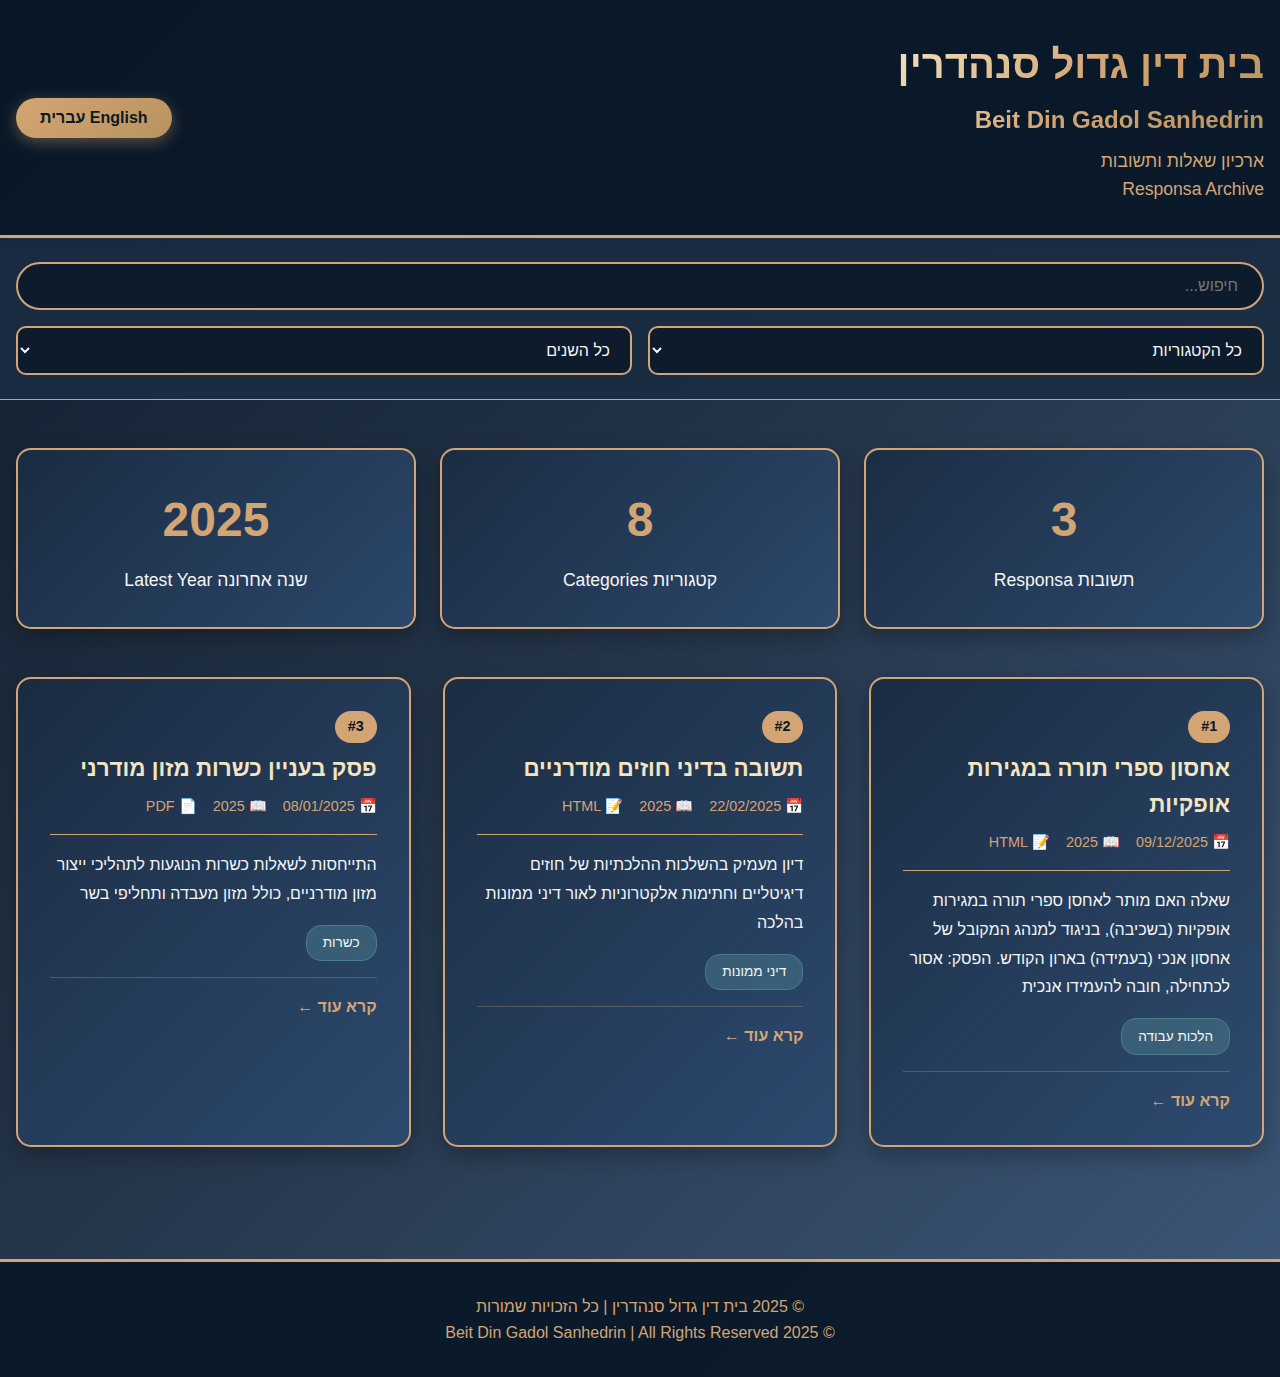
<file: index.html>
<!DOCTYPE html>
<html lang="he" dir="rtl">
<head>
    <meta charset="UTF-8">
    <meta name="viewport" content="width=device-width, initial-scale=1.0">
    <title>בית דין גדול סנהדרין | Beit Din Gadol Sanhedrin</title>
    <link rel="stylesheet" href="styles.css">
</head>
<body>
    <!-- Header -->
    <header class="main-header">
        <div class="header-content">
            <div class="logo-section">
                <div class="title-section">
                    <h1 class="site-title">
                        <span class="hebrew-title">בית דין גדול סנהדרין</span>
                        <span class="english-title">Beit Din Gadol Sanhedrin</span>
                    </h1>
                    <p class="subtitle">
                        <span class="hebrew-subtitle">ארכיון שאלות ותשובות</span>
                        <span class="english-subtitle">Responsa Archive</span>
                    </p>
                </div>
            </div>
            <div class="language-toggle">
                <button id="langToggle" onclick="toggleLanguage()">
                    <span class="lang-he">English</span>
                    <span class="lang-en">עברית</span>
                </button>
            </div>
        </div>
    </header>

    <!-- Navigation -->
    <nav class="main-nav">
        <div class="nav-content">
            <div class="search-box">
                <input type="text" id="searchInput" placeholder="חיפוש... / Search..." onkeyup="searchResponsa()">
            </div>
            <div class="filter-section">
                <select id="categoryFilter" onchange="filterResponsa()">
                    <option value="all" data-he="כל הקטגוריות" data-en="All Categories">כל הקטגוריות</option>
                    <option value="civil" data-he="דיני ממונות" data-en="Civil Law">דיני ממונות</option>
                    <option value="family" data-he="דיני משפחה" data-en="Family Law">דיני משפחה</option>
                    <option value="ritual" data-he="הלכות עבודה" data-en="Ritual Law">הלכות עבודה</option>
                    <option value="kashrut" data-he="כשרות" data-en="Kashrut">כשרות</option>
                    <option value="shabbat" data-he="שבת וחגים" data-en="Shabbat & Holidays">שבת וחגים</option>
                    <option value="conversion" data-he="גיור" data-en="Conversion">גיור</option>
                    <option value="halacha-history" data-he="הלכה – תולדות" data-en="Halacha – History">הלכה – תולדות</option>
                    <option value="other" data-he="אחר" data-en="Other">אחר</option>
                </select>
                <select id="yearFilter" onchange="filterResponsa()">
                    <option value="all" data-he="כל השנים" data-en="All Years">כל השנים</option>
                </select>
            </div>
        </div>
    </nav>

    <!-- Main Content -->
    <main class="main-content">
        <div class="content-wrapper">
            <!-- Statistics Panel -->
            <div class="stats-panel">
                <div class="stat-box">
                    <span class="stat-number" id="totalResponsa">0</span>
                    <span class="stat-label">
                        <span class="lang-he">תשובות</span>
                        <span class="lang-en">Responsa</span>
                    </span>
                </div>
                <div class="stat-box">
                    <span class="stat-number" id="totalCategories">8</span>
                    <span class="stat-label">
                        <span class="lang-he">קטגוריות</span>
                        <span class="lang-en">Categories</span>
                    </span>
                </div>
                <div class="stat-box">
                    <span class="stat-number" id="latestYear">2025</span>
                    <span class="stat-label">
                        <span class="lang-he">שנה אחרונה</span>
                        <span class="lang-en">Latest Year</span>
                    </span>
                </div>
            </div>

            <!-- Responsa Grid -->
            <div id="responsaGrid" class="responsa-grid">
                <!-- Responsa cards will be dynamically inserted here -->
            </div>

            <!-- Pagination Controls -->
            <!-- Will be populated dynamically by script.js with Previous/Next buttons and page indicator -->
            <div id="paginationControls" class="pagination-controls" style="display: none;"></div>

            <!-- Empty State -->
            <div id="emptyState" class="empty-state" style="display: none;">
                <p class="lang-he">לא נמצאו תוצאות</p>
                <p class="lang-en">No results found</p>
            </div>
        </div>
    </main>

    <!-- Footer -->
    <footer class="main-footer">
        <div class="footer-content">
            <p class="lang-he">© 2025 בית דין גדול סנהדרין | כל הזכויות שמורות</p>
            <p class="lang-en">© 2025 Beit Din Gadol Sanhedrin | All Rights Reserved</p>
        </div>
    </footer>

    <script src="script.js"></script>
</body>
</html>
</file>
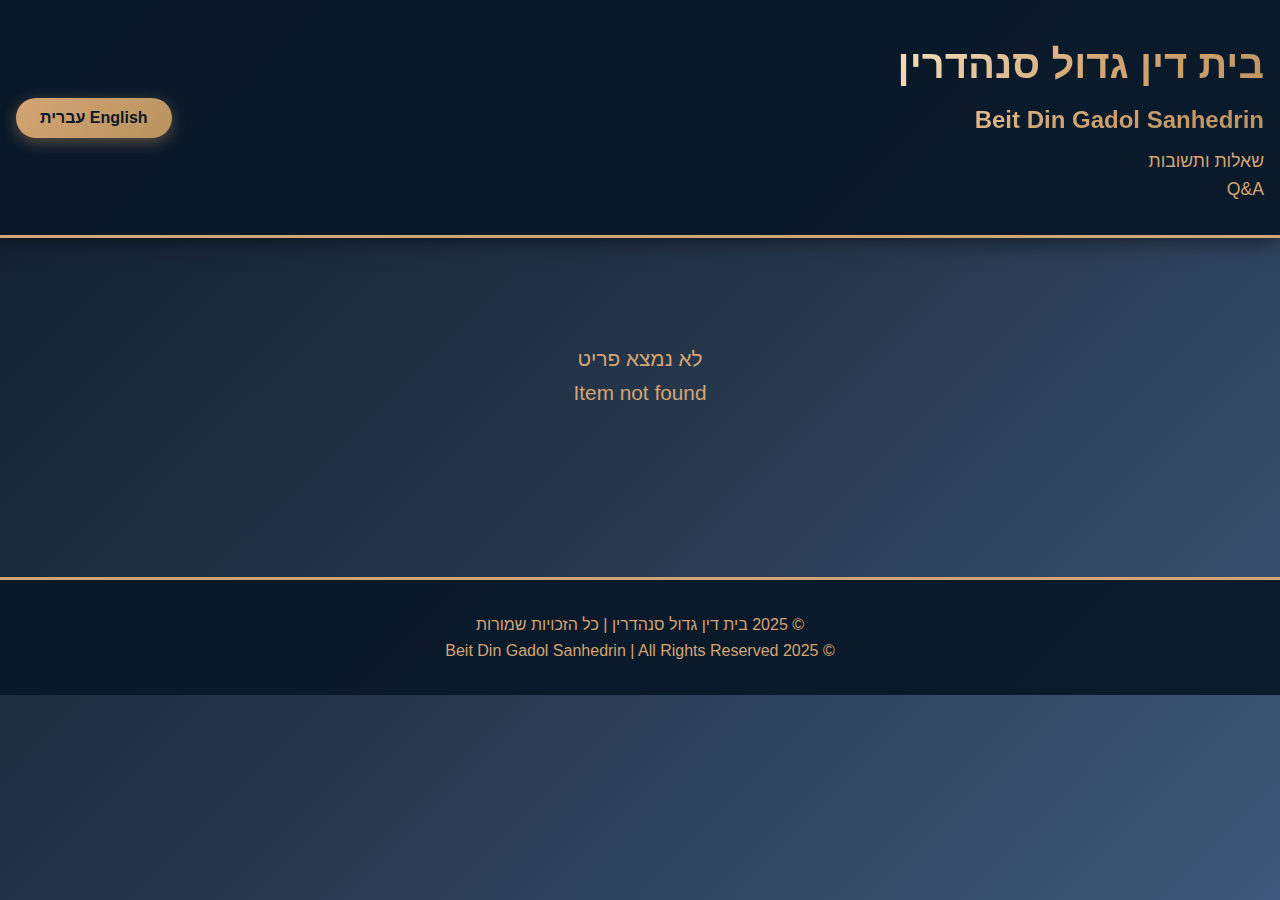
<file: qa.html>
<!DOCTYPE html>
<html lang="he" dir="rtl">
<head>
  <meta charset="UTF-8" />
  <meta name="viewport" content="width=device-width, initial-scale=1.0" />
  <title>שאלות ותשובות | Q&amp;A</title>
  <link rel="stylesheet" href="styles.css" />
  <style>
    .qa-container{ max-width: 1000px; margin: 0 auto; padding: 2.5rem 1rem; }
    .qa-card{
      background: linear-gradient(135deg, rgba(26, 44, 66, 0.92), rgba(45, 74, 111, 0.92));
      border: 2px solid var(--primary-gold);
      border-radius: 18px;
      padding: 2rem;
      box-shadow: 0 10px 30px rgba(0,0,0,0.35);
    }
    .qa-title{ font-size: 1.8rem; color: var(--light-gold); margin: 0 0 0.75rem 0; line-height: 1.35; }
    .qa-meta{ display:flex; flex-wrap:wrap; gap: 0.75rem 1rem; color: var(--text-gold); margin: 0 0 1.25rem 0; font-size: 0.95rem; }
    .qa-tags{ display:flex; flex-wrap:wrap; gap: .5rem; margin: 0 0 1.25rem 0; }
    .qa-tag{
      display:inline-block;
      padding: .25rem .65rem;
      border-radius: 999px;
      border: 1px solid rgba(212,165,116,0.5);
      background: rgba(10, 24, 40, 0.55);
      color: var(--text-light);
      font-size: .85rem;
      font-weight: 700;
    }
    .qa-section{ border-top: 1px solid rgba(212, 165, 116, 0.35); padding-top: 1.25rem; margin-top: 1.25rem; }
    .qa-label{
      display:inline-block;
      background: rgba(74, 124, 140, 0.35);
      border: 1px solid var(--accent-teal);
      color: var(--text-light);
      padding: 0.35rem 0.8rem;
      border-radius: 999px;
      font-weight: 700;
      margin-bottom: 0.75rem;
    }
    .qa-text{ color: var(--text-light); line-height: 1.9; font-size: 1.05rem; white-space: normal; }
    .qa-text p, .qa-text li{ margin: 0 0 .65rem 0; }
    .qa-text ul{ margin: .5rem 0 .5rem 1.2rem; }
    .qa-text a{ color: var(--primary-gold); }
    .qa-actions{ margin-top: 1.5rem; display:flex; flex-wrap:wrap; gap: 0.75rem; justify-content: space-between; align-items: center; }
    .qa-link{ color: var(--primary-gold); text-decoration: none; font-weight: 700; }
    .qa-link:hover{ color: var(--light-gold); }
    .qa-back{
      display:inline-block; padding: 0.65rem 1rem; border-radius: 12px;
      border: 2px solid var(--primary-gold); color: var(--text-light); text-decoration: none;
      background: rgba(10, 24, 40, 0.65); font-weight: 700;
    }
    .qa-back:hover{ border-color: var(--light-gold); box-shadow: 0 0 18px rgba(212,165,116,0.25); }
    body[dir="ltr"] .qa-container{ direction:ltr; }
  </style>
</head>
<body>
  <header class="main-header">
    <div class="header-content">
      <div class="logo-section">
        <div class="title-section">
          <h1 class="site-title">
            <span class="hebrew-title">בית דין גדול סנהדרין</span>
            <span class="english-title">Beit Din Gadol Sanhedrin</span>
          </h1>
          <p class="subtitle">
            <span class="hebrew-subtitle">שאלות ותשובות</span>
            <span class="english-subtitle">Q&amp;A</span>
          </p>
        </div>
      </div>
      <div class="language-toggle">
        <button id="langToggle" onclick="toggleLanguage()">
          <span class="lang-he">English</span>
          <span class="lang-en">עברית</span>
        </button>
      </div>
    </div>
  </header>

  <main class="qa-container">
    <div class="qa-card">
      <h2 class="qa-title" id="qaTitle">טוען…</h2>
      <div class="qa-meta" id="qaMeta"></div>
      <div class="qa-tags" id="qaTags" style="display:none;"></div>

      <div class="qa-section">
        <div class="qa-label"><span class="lang-he">שאלה</span><span class="lang-en">Question</span></div>
        <div class="qa-text" id="qaQuestion"></div>
      </div>

      <div class="qa-section">
        <div class="qa-label"><span class="lang-he">תשובה</span><span class="lang-en">Answer</span></div>
        <div class="qa-text" id="qaAnswer"></div>
      </div>

      <div class="qa-actions">
        <a class="qa-back" href="index.html">← <span class="lang-he">חזרה לאינדקס</span><span class="lang-en">Back to index</span></a>
        <a class="qa-link" id="qaSourceLink" href="#" target="_blank" rel="noopener">🔗 <span class="lang-he">מקור</span><span class="lang-en">Source</span></a>
      </div>
    </div>

    <div id="emptyState" class="empty-state" style="display:none;">
      <p class="lang-he">לא נמצא פריט</p>
      <p class="lang-en">Item not found</p>
    </div>
  </main>

  <footer class="main-footer">
    <div class="footer-content">
      <p class="lang-he">© 2025 בית דין גדול סנהדרין | כל הזכויות שמורות</p>
      <p class="lang-en">© 2025 Beit Din Gadol Sanhedrin | All Rights Reserved</p>
    </div>
  </footer>

  <script>
    let currentLanguage = 'he';
    function toggleLanguage(){
      currentLanguage = currentLanguage === 'he' ? 'en' : 'he';
      document.documentElement.lang = currentLanguage;
      document.body.dir = currentLanguage === 'he' ? 'rtl' : 'ltr';
    }

    function getParam(name){
      const url = new URL(window.location.href);
      return url.searchParams.get(name);
    }

    function safeText(s){ return (s == null) ? '' : String(s); }

    function extractMiYodeaQA(content){
      // content is markdown-ish with embedded html.
      // Extract between "## Frage" and "## Antworten" (question),
      // and pick best answer: "### ✅ Antwort" else first "### Antwort".
      const src = safeText(content);

      const qMatch = src.match(/##\s*Frage([\s\S]*?)(##\s*Antworten|$)/i);
      const questionHtml = qMatch ? qMatch[1].trim() : '';

      // Best answer (✅) preferred
      let aMatch = src.match(/###\s*✅\s*Antwort[\s\S]*?\n([\s\S]*?)(\n###\s|$)/i);
      if(!aMatch){
        aMatch = src.match(/###\s*Antwort[\s\S]*?\n([\s\S]*?)(\n###\s|$)/i);
      }
      const answerHtml = aMatch ? aMatch[1].trim() : '';

      return {
        questionHtml: questionHtml || src,
        answerHtml: answerHtml || ''
      };
    }

    function setTags(tags){
      const box = document.getElementById('qaTags');
      box.innerHTML = '';
      if(!tags || !Array.isArray(tags) || tags.length === 0){
        box.style.display = 'none';
        return;
      }
      tags.slice(0, 20).forEach(t => {
        const span = document.createElement('span');
        span.className = 'qa-tag';
        span.textContent = String(t);
        box.appendChild(span);
      });
      box.style.display = 'flex';
    }

    async function loadQA(){
      const id = getParam('id');
      let srcParam = getParam('src');
      if(!id){
        document.querySelector('.qa-card').style.display = 'none';
        document.getElementById('emptyState').style.display = 'block';
        return;
      }

      try{
        // Determine which source file to load. If the user specified a `src` parameter,
        // use that. Otherwise, consult responsa.json to find the corresponding source
        // path based on the source_id of this question. This avoids relying on
        // a single qa_db.json file that may not exist when the database is split.
        let resolvedSrc = srcParam;
        // Cache for responsa data; used for fallback to year file
        let responsaData = null;
        if(!resolvedSrc){
          // Fetch responsa.json to find the entry for this question
          const respRes = await fetch('responsa.json');
          responsaData = await respRes.json();
          const entry = Array.isArray(responsaData) ? responsaData.find(r => String(r.source_id) === String(id)) : null;
          if(entry && entry.src){
            resolvedSrc = entry.src;
          }
        }

        // Attempt to load data from the resolved source
        let data = null;
        let isMiYodea = false;
        let item = null;
        if(resolvedSrc){
          const res = await fetch(resolvedSrc);
          data = await res.json();
          if(Array.isArray(data)){
            isMiYodea = true;
            item = data.find(x => String(x.id) === String(id));
          } else {
            const list = (data && data.questions) ? data.questions : [];
            item = list.find(x => String(x.id) === String(id));
          }
        }

        // If still not found, attempt to derive year from responsa entry and load that file
        if(!item){
          // Ensure responsaData is loaded
          if(!responsaData){
            const respRes2 = await fetch('responsa.json');
            responsaData = await respRes2.json();
          }
          const entry2 = Array.isArray(responsaData) ? responsaData.find(r => String(r.source_id) === String(id)) : null;
          if(entry2 && entry2.year){
            const yearFile = 'qa_db/' + entry2.year + '.json';
            try{
              const yearRes = await fetch(yearFile);
              const yearData = await yearRes.json();
              const list2 = (yearData && yearData.questions) ? yearData.questions : [];
              item = list2.find(x => String(x.id) === String(id));
              if(item){
                resolvedSrc = yearFile;
                isMiYodea = false; // Yeshiva style
              }
            }catch(err){
              // ignore
            }
          }
        }

        if(!item){
          document.querySelector('.qa-card').style.display = 'none';
          document.getElementById('emptyState').style.display = 'block';
          return;
        }

        // Title
        document.getElementById('qaTitle').textContent = item.title || ('שאלה #' + id);

        // Meta + Tags
        const meta = item.metadata || {};
        const parts = [];
        if(meta.date){
          const dt = new Date(meta.date);
          if(!isNaN(dt.getTime())){
            parts.push('📅 ' + dt.toLocaleDateString('he-IL'));
          }
        }
        if(meta.rabbi) parts.push('👤 ' + meta.rabbi);
        if(typeof meta.upvotes !== 'undefined') parts.push('👍 ' + meta.upvotes);
        if(typeof meta.score !== 'undefined') parts.push('⭐ ' + meta.score);
        if(typeof meta.views !== 'undefined') parts.push('👁️ ' + meta.views);
        document.getElementById('qaMeta').textContent = parts.join('   |   ');
        setTags(meta.tags || []);

        // Body
        if(isMiYodea){
          const extracted = extractMiYodeaQA(item.content);
          document.getElementById('qaQuestion').innerHTML = extracted.questionHtml;
          document.getElementById('qaAnswer').innerHTML = extracted.answerHtml || '<p>(No extracted answer found)</p>';
        } else {
          document.getElementById('qaQuestion').textContent = item.question || '';
          document.getElementById('qaAnswer').textContent = item.answer || '';
        }

        // Source link
        const link = document.getElementById('qaSourceLink');
        let srcUrl = '';
        if (item && item.url) {
          srcUrl = String(item.url);
        } else if (meta && meta.url) {
          srcUrl = String(meta.url);
        } else if (!isMiYodea && id) {
          srcUrl = 'https://www.yeshiva.org.il/ask/' + id;
        }
        link.href = srcUrl || '#';
        link.style.display = srcUrl ? 'inline-block' : 'none';

      } catch(e){
        console.error(e);
        document.querySelector('.qa-card').style.display = 'none';
        document.getElementById('emptyState').style.display = 'block';
      }
    }

    document.addEventListener('DOMContentLoaded', loadQA);
  </script>
</body>
</html>
</file>
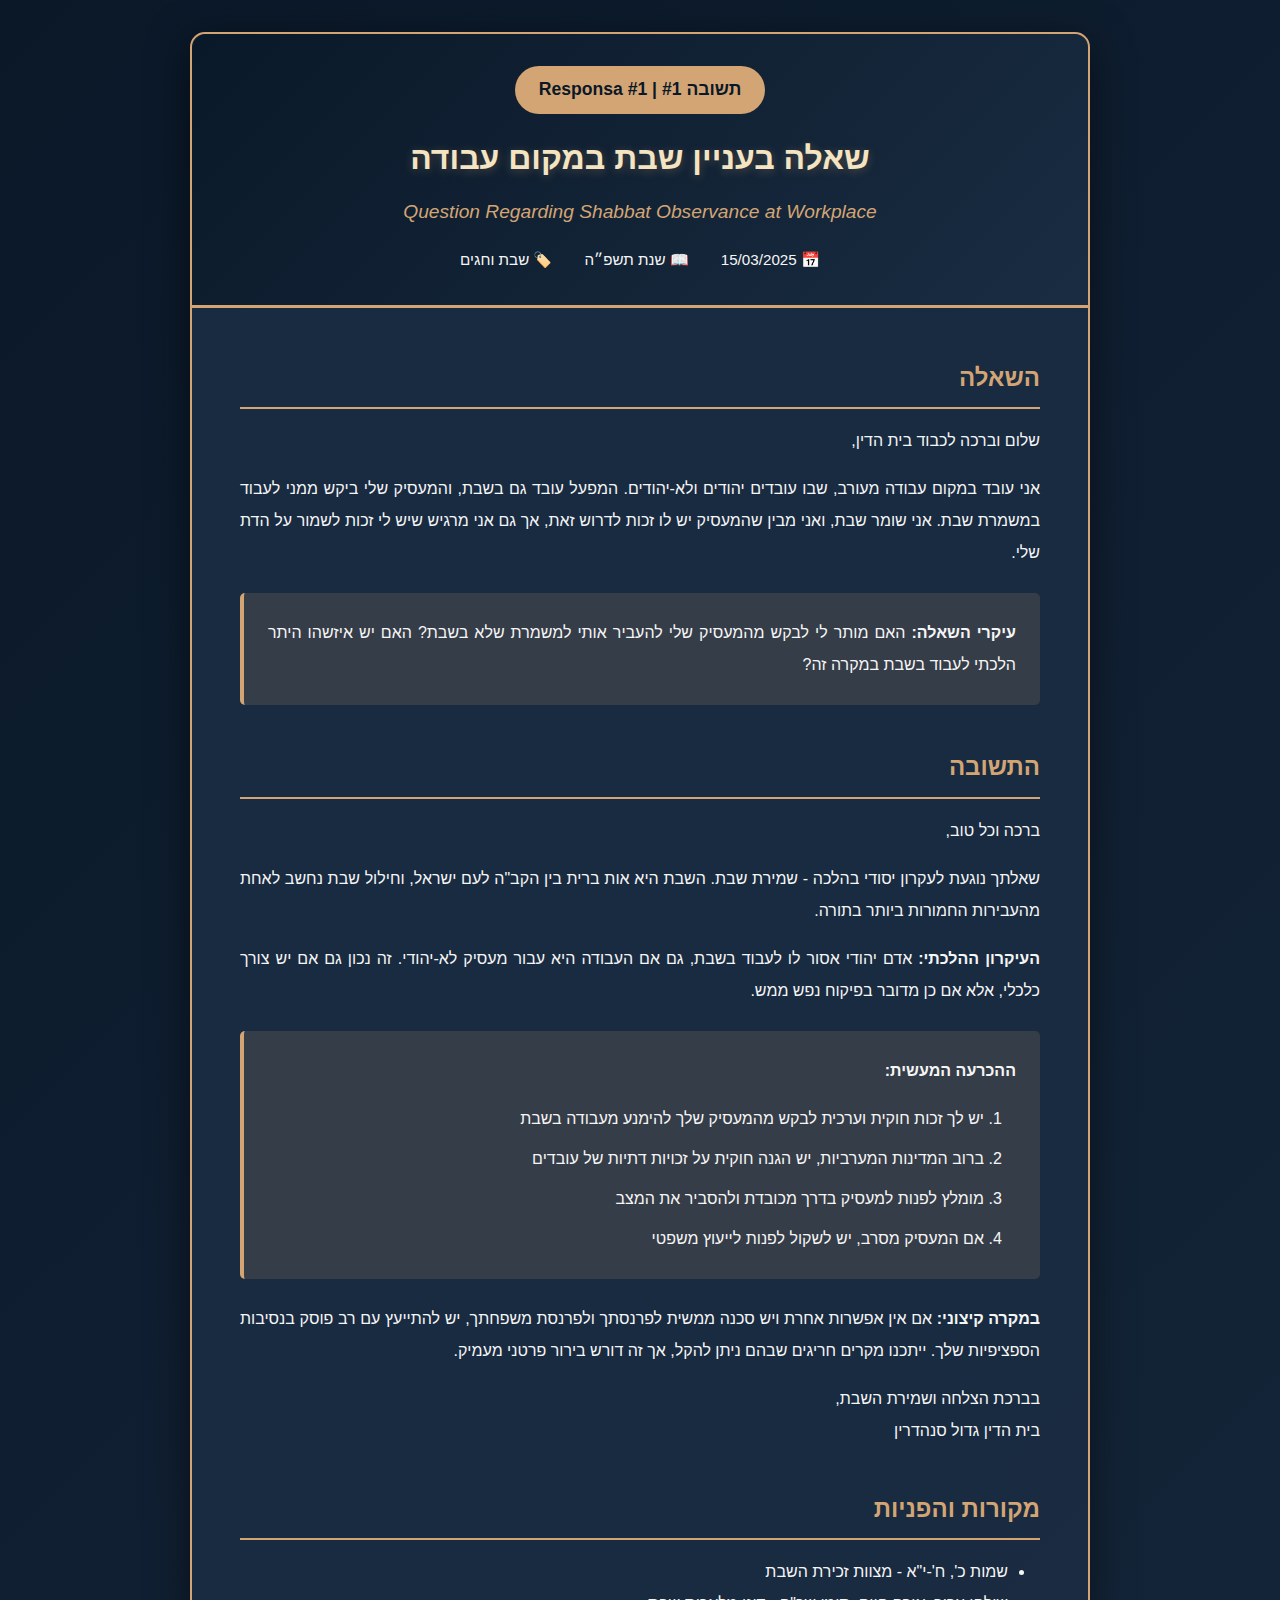
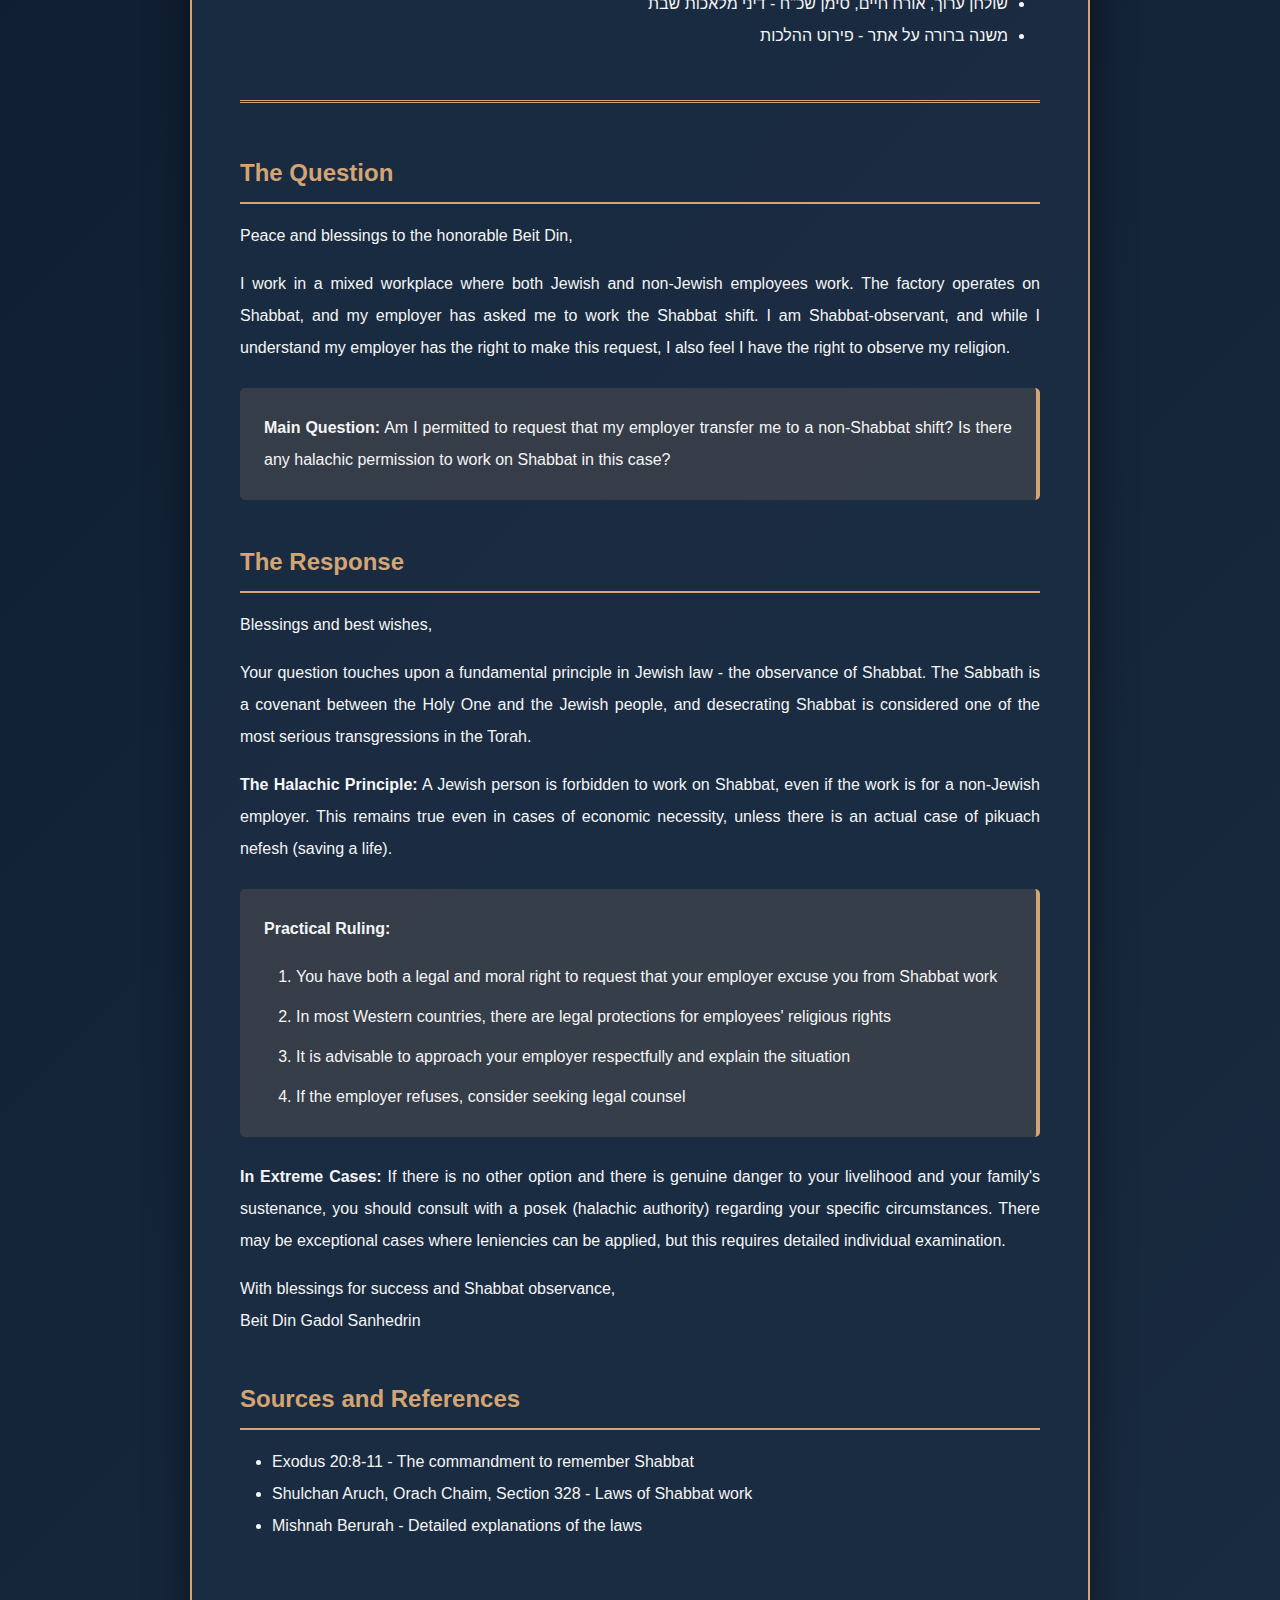
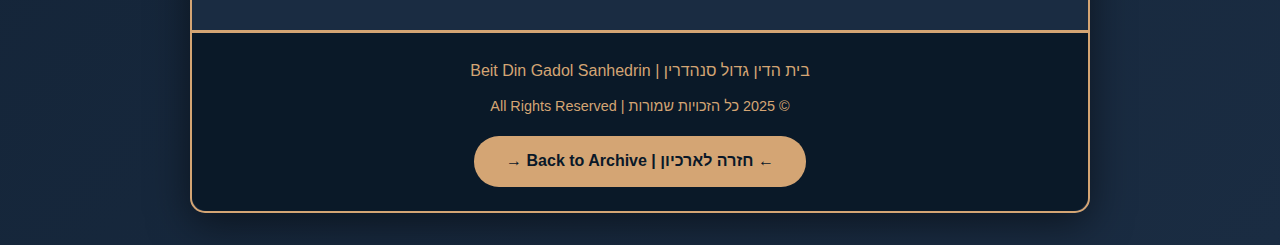
<file: responsa-001-shabbat-workplace.html>
<!DOCTYPE html>
<html lang="he" dir="rtl">
<head>
    <meta charset="UTF-8">
    <meta name="viewport" content="width=device-width, initial-scale=1.0">
    <title>שאלה בעניין שבת במקום עבודה | Shabbat at Workplace</title>
    <style>
        :root {
            --primary-gold: #d4a574;
            --dark-gold: #b8935e;
            --light-gold: #f4e4c1;
            --deep-blue: #0a1828;
            --medium-blue: #1a2c42;
            --text-light: #f5f5f5;
        }

        * {
            margin: 0;
            padding: 0;
            box-sizing: border-box;
        }

        body {
            font-family: 'Arial', 'David', 'Times New Roman', serif;
            background: linear-gradient(135deg, var(--deep-blue) 0%, var(--medium-blue) 100%);
            color: var(--text-light);
            line-height: 1.8;
            padding: 0;
        }

        .container {
            max-width: 900px;
            margin: 0 auto;
            background: rgba(26, 44, 66, 0.95);
            border: 2px solid var(--primary-gold);
            border-radius: 15px;
            box-shadow: 0 10px 40px rgba(0, 0, 0, 0.5);
            margin-top: 2rem;
            margin-bottom: 2rem;
        }

        .header {
            background: linear-gradient(135deg, rgba(10, 24, 40, 0.98), rgba(26, 44, 66, 0.98));
            border-bottom: 3px solid var(--primary-gold);
            padding: 2rem;
            border-radius: 15px 15px 0 0;
            text-align: center;
        }

        .responsa-number {
            display: inline-block;
            background: var(--primary-gold);
            color: var(--deep-blue);
            padding: 0.5rem 1.5rem;
            border-radius: 25px;
            font-weight: bold;
            font-size: 1.1rem;
            margin-bottom: 1rem;
        }

        h1 {
            color: var(--light-gold);
            font-size: 2rem;
            margin-bottom: 0.5rem;
            text-shadow: 0 2px 10px rgba(212, 165, 116, 0.3);
        }

        .subtitle {
            color: var(--primary-gold);
            font-size: 1.2rem;
            font-style: italic;
        }

        .meta-info {
            display: flex;
            justify-content: center;
            gap: 2rem;
            margin-top: 1rem;
            color: var(--text-light);
            font-size: 0.95rem;
        }

        .content {
            padding: 3rem;
        }

        .section {
            margin-bottom: 2.5rem;
        }

        .section-title {
            color: var(--primary-gold);
            font-size: 1.5rem;
            margin-bottom: 1rem;
            border-bottom: 2px solid var(--primary-gold);
            padding-bottom: 0.5rem;
        }

        .section-content {
            text-align: justify;
            line-height: 2;
        }

        .language-divider {
            border: none;
            border-top: 3px double var(--primary-gold);
            margin: 3rem 0;
        }

        .hebrew-section {
            direction: rtl;
            text-align: right;
        }

        .english-section {
            direction: ltr;
            text-align: left;
        }

        .highlight-box {
            background: rgba(212, 165, 116, 0.15);
            border-left: 4px solid var(--primary-gold);
            padding: 1.5rem;
            margin: 1.5rem 0;
            border-radius: 5px;
        }

        .english-section .highlight-box {
            border-left: none;
            border-right: 4px solid var(--primary-gold);
        }

        .footer {
            background: rgba(10, 24, 40, 0.98);
            border-top: 3px solid var(--primary-gold);
            padding: 1.5rem;
            text-align: center;
            border-radius: 0 0 15px 15px;
            color: var(--primary-gold);
        }

        .back-button {
            display: inline-block;
            background: var(--primary-gold);
            color: var(--deep-blue);
            padding: 0.7rem 2rem;
            text-decoration: none;
            border-radius: 25px;
            font-weight: bold;
            transition: all 0.3s ease;
            margin-top: 1rem;
        }

        .back-button:hover {
            background: var(--light-gold);
            transform: translateY(-2px);
            box-shadow: 0 4px 15px rgba(212, 165, 116, 0.5);
        }

        @media (max-width: 768px) {
            .container {
                margin: 1rem;
            }
            
            .content {
                padding: 1.5rem;
            }

            h1 {
                font-size: 1.5rem;
            }

            .meta-info {
                flex-direction: column;
                gap: 0.5rem;
            }
        }
    </style>
</head>
<body>
    <div class="container">
        <!-- Header -->
        <div class="header">
            <span class="responsa-number">תשובה #1 | Responsa #1</span>
            <h1>שאלה בעניין שבת במקום עבודה</h1>
            <p class="subtitle">Question Regarding Shabbat Observance at Workplace</p>
            <div class="meta-info">
                <span>📅 15/03/2025</span>
                <span>📖 שנת תשפ״ה</span>
                <span>🏷️ שבת וחגים</span>
            </div>
        </div>

        <!-- Content -->
        <div class="content">
            <!-- Hebrew Section -->
            <div class="hebrew-section">
                <div class="section">
                    <h2 class="section-title">השאלה</h2>
                    <div class="section-content">
                        <p>
                            שלום וברכה לכבוד בית הדין,
                        </p>
                        <p style="margin-top: 1rem;">
                            אני עובד במקום עבודה מעורב, שבו עובדים יהודים ולא-יהודים. המפעל עובד גם בשבת, והמעסיק שלי ביקש ממני לעבוד במשמרת שבת. אני שומר שבת, ואני מבין שהמעסיק יש לו זכות לדרוש זאת, אך גם אני מרגיש שיש לי זכות לשמור על הדת שלי.
                        </p>
                        <div class="highlight-box">
                            <strong>עיקרי השאלה:</strong> האם מותר לי לבקש מהמעסיק שלי להעביר אותי למשמרת שלא בשבת? האם יש איזשהו היתר הלכתי לעבוד בשבת במקרה זה?
                        </div>
                    </div>
                </div>

                <div class="section">
                    <h2 class="section-title">התשובה</h2>
                    <div class="section-content">
                        <p>
                            ברכה וכל טוב,
                        </p>
                        <p style="margin-top: 1rem;">
                            שאלתך נוגעת לעקרון יסודי בהלכה - שמירת שבת. השבת היא אות ברית בין הקב"ה לעם ישראל, וחילול שבת נחשב לאחת מהעבירות החמורות ביותר בתורה.
                        </p>
                        <p style="margin-top: 1rem;">
                            <strong>העיקרון ההלכתי:</strong> אדם יהודי אסור לו לעבוד בשבת, גם אם העבודה היא עבור מעסיק לא-יהודי. זה נכון גם אם יש צורך כלכלי, אלא אם כן מדובר בפיקוח נפש ממש.
                        </p>
                        <div class="highlight-box">
                            <strong>ההכרעה המעשית:</strong>
                            <ol style="margin-top: 1rem; margin-right: 2rem;">
                                <li style="margin-bottom: 0.5rem;">יש לך זכות חוקית וערכית לבקש מהמעסיק שלך להימנע מעבודה בשבת</li>
                                <li style="margin-bottom: 0.5rem;">ברוב המדינות המערביות, יש הגנה חוקית על זכויות דתיות של עובדים</li>
                                <li style="margin-bottom: 0.5rem;">מומלץ לפנות למעסיק בדרך מכובדת ולהסביר את המצב</li>
                                <li>אם המעסיק מסרב, יש לשקול לפנות לייעוץ משפטי</li>
                            </ol>
                        </div>
                        <p style="margin-top: 1rem;">
                            <strong>במקרה קיצוני:</strong> אם אין אפשרות אחרת ויש סכנה ממשית לפרנסתך ולפרנסת משפחתך, יש להתייעץ עם רב פוסק בנסיבות הספציפיות שלך. ייתכנו מקרים חריגים שבהם ניתן להקל, אך זה דורש בירור פרטני מעמיק.
                        </p>
                        <p style="margin-top: 1rem;">
                            בברכת הצלחה ושמירת השבת,<br>
                            בית הדין גדול סנהדרין
                        </p>
                    </div>
                </div>

                <div class="section">
                    <h2 class="section-title">מקורות והפניות</h2>
                    <div class="section-content">
                        <ul style="margin-right: 2rem;">
                            <li>שמות כ', ח'-י"א - מצוות זכירת השבת</li>
                            <li>שולחן ערוך, אורח חיים, סימן שכ"ח - דיני מלאכות שבת</li>
                            <li>משנה ברורה על אתר - פירוט ההלכות</li>
                        </ul>
                    </div>
                </div>
            </div>

            <!-- Language Divider -->
            <hr class="language-divider">

            <!-- English Section -->
            <div class="english-section">
                <div class="section">
                    <h2 class="section-title">The Question</h2>
                    <div class="section-content">
                        <p>
                            Peace and blessings to the honorable Beit Din,
                        </p>
                        <p style="margin-top: 1rem;">
                            I work in a mixed workplace where both Jewish and non-Jewish employees work. The factory operates on Shabbat, and my employer has asked me to work the Shabbat shift. I am Shabbat-observant, and while I understand my employer has the right to make this request, I also feel I have the right to observe my religion.
                        </p>
                        <div class="highlight-box">
                            <strong>Main Question:</strong> Am I permitted to request that my employer transfer me to a non-Shabbat shift? Is there any halachic permission to work on Shabbat in this case?
                        </div>
                    </div>
                </div>

                <div class="section">
                    <h2 class="section-title">The Response</h2>
                    <div class="section-content">
                        <p>
                            Blessings and best wishes,
                        </p>
                        <p style="margin-top: 1rem;">
                            Your question touches upon a fundamental principle in Jewish law - the observance of Shabbat. The Sabbath is a covenant between the Holy One and the Jewish people, and desecrating Shabbat is considered one of the most serious transgressions in the Torah.
                        </p>
                        <p style="margin-top: 1rem;">
                            <strong>The Halachic Principle:</strong> A Jewish person is forbidden to work on Shabbat, even if the work is for a non-Jewish employer. This remains true even in cases of economic necessity, unless there is an actual case of pikuach nefesh (saving a life).
                        </p>
                        <div class="highlight-box">
                            <strong>Practical Ruling:</strong>
                            <ol style="margin-top: 1rem; margin-left: 2rem;">
                                <li style="margin-bottom: 0.5rem;">You have both a legal and moral right to request that your employer excuse you from Shabbat work</li>
                                <li style="margin-bottom: 0.5rem;">In most Western countries, there are legal protections for employees' religious rights</li>
                                <li style="margin-bottom: 0.5rem;">It is advisable to approach your employer respectfully and explain the situation</li>
                                <li>If the employer refuses, consider seeking legal counsel</li>
                            </ol>
                        </div>
                        <p style="margin-top: 1rem;">
                            <strong>In Extreme Cases:</strong> If there is no other option and there is genuine danger to your livelihood and your family's sustenance, you should consult with a posek (halachic authority) regarding your specific circumstances. There may be exceptional cases where leniencies can be applied, but this requires detailed individual examination.
                        </p>
                        <p style="margin-top: 1rem;">
                            With blessings for success and Shabbat observance,<br>
                            Beit Din Gadol Sanhedrin
                        </p>
                    </div>
                </div>

                <div class="section">
                    <h2 class="section-title">Sources and References</h2>
                    <div class="section-content">
                        <ul style="margin-left: 2rem;">
                            <li>Exodus 20:8-11 - The commandment to remember Shabbat</li>
                            <li>Shulchan Aruch, Orach Chaim, Section 328 - Laws of Shabbat work</li>
                            <li>Mishnah Berurah - Detailed explanations of the laws</li>
                        </ul>
                    </div>
                </div>
            </div>
        </div>

        <!-- Footer -->
        <div class="footer">
            <p>בית הדין גדול סנהדרין | Beit Din Gadol Sanhedrin</p>
            <p style="margin-top: 0.5rem; font-size: 0.9rem;">© 2025 כל הזכויות שמורות | All Rights Reserved</p>
            <a href="../index.html" class="back-button">← חזרה לארכיון | Back to Archive →</a>
        </div>
    </div>
</body>
</html>
</file>
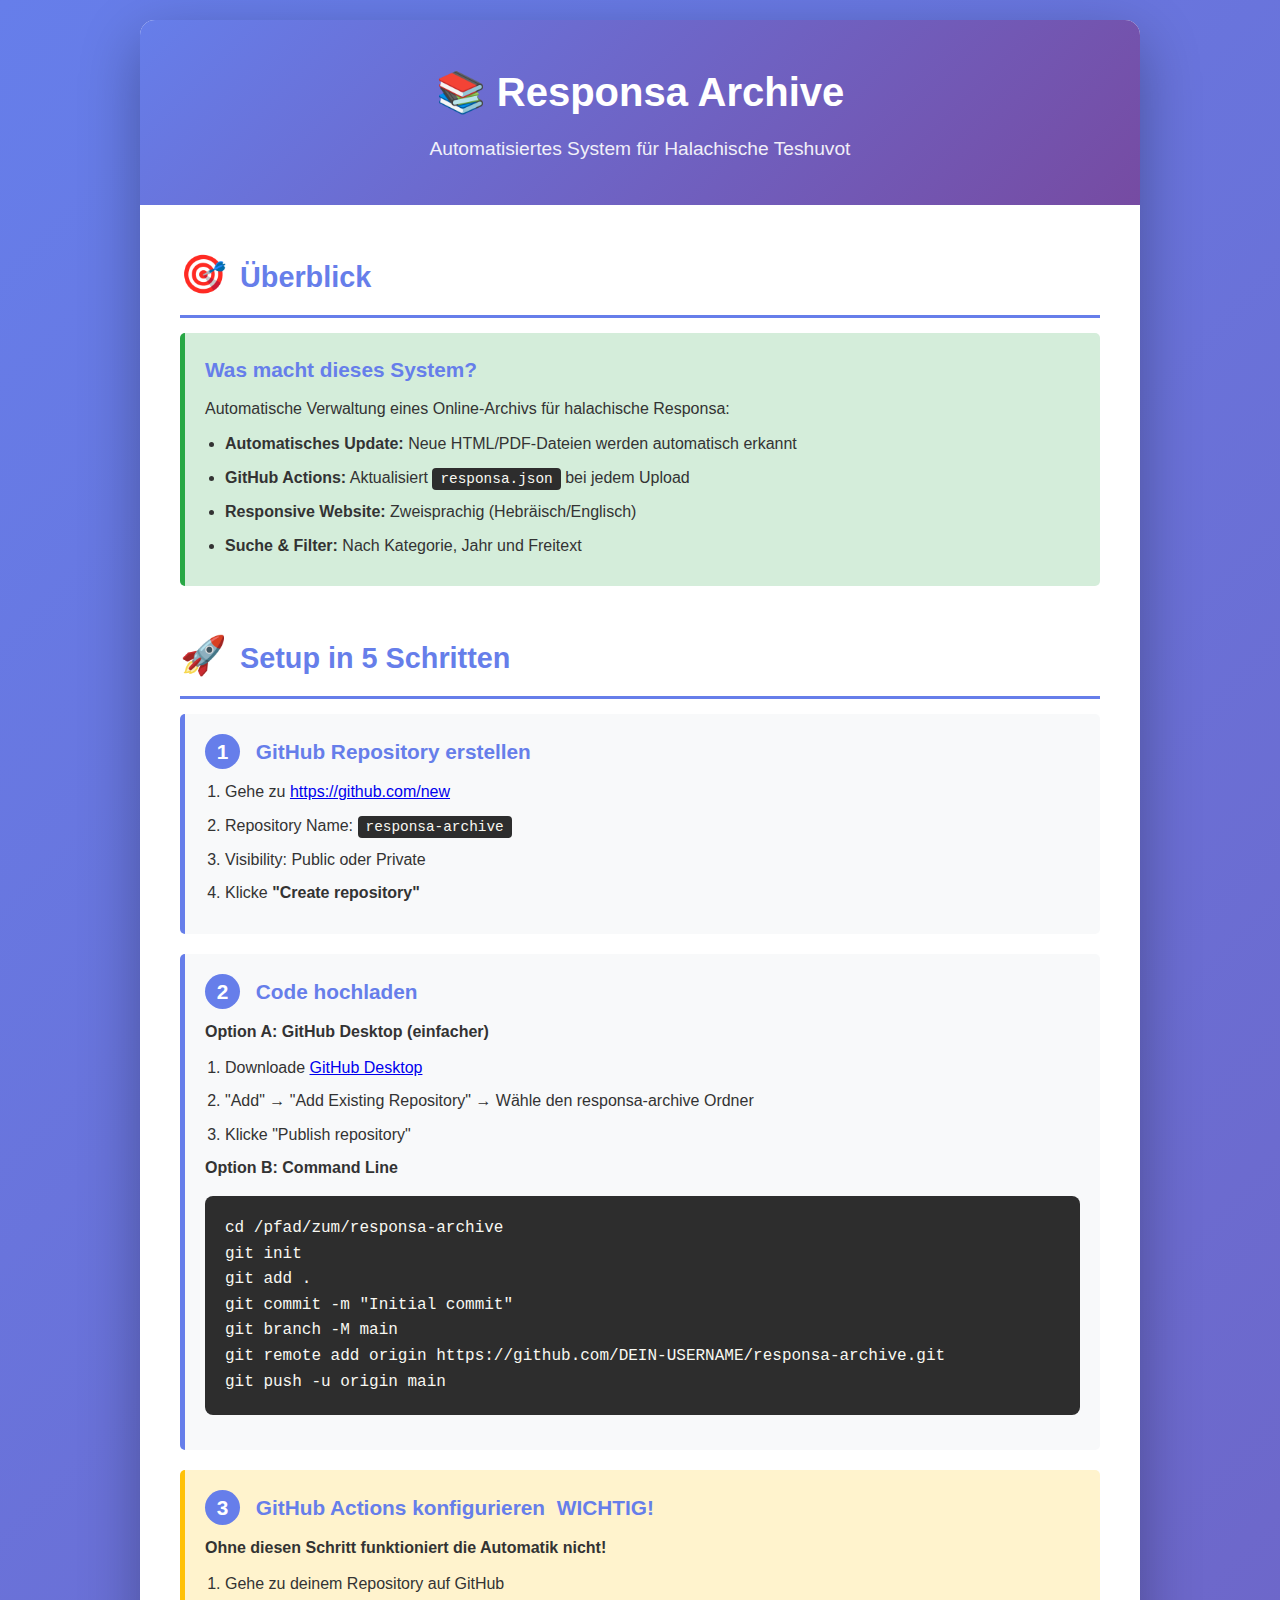
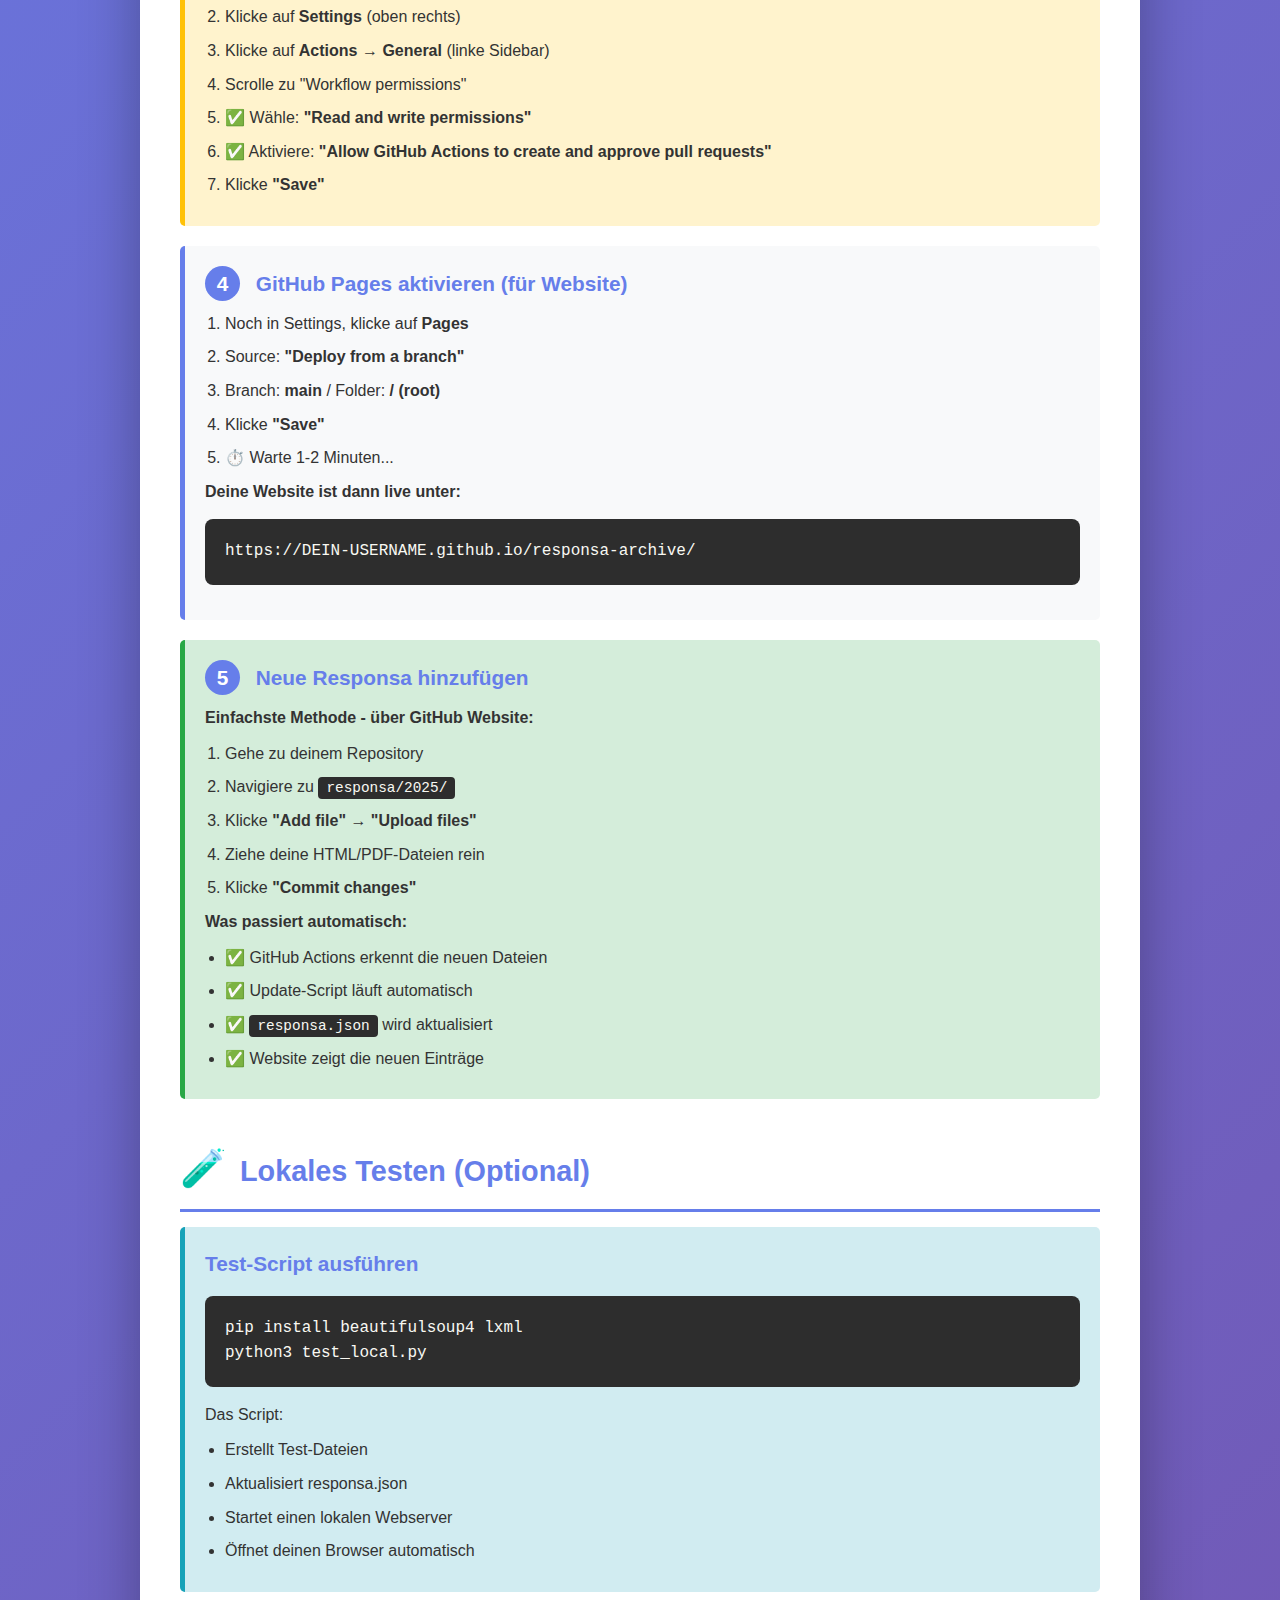
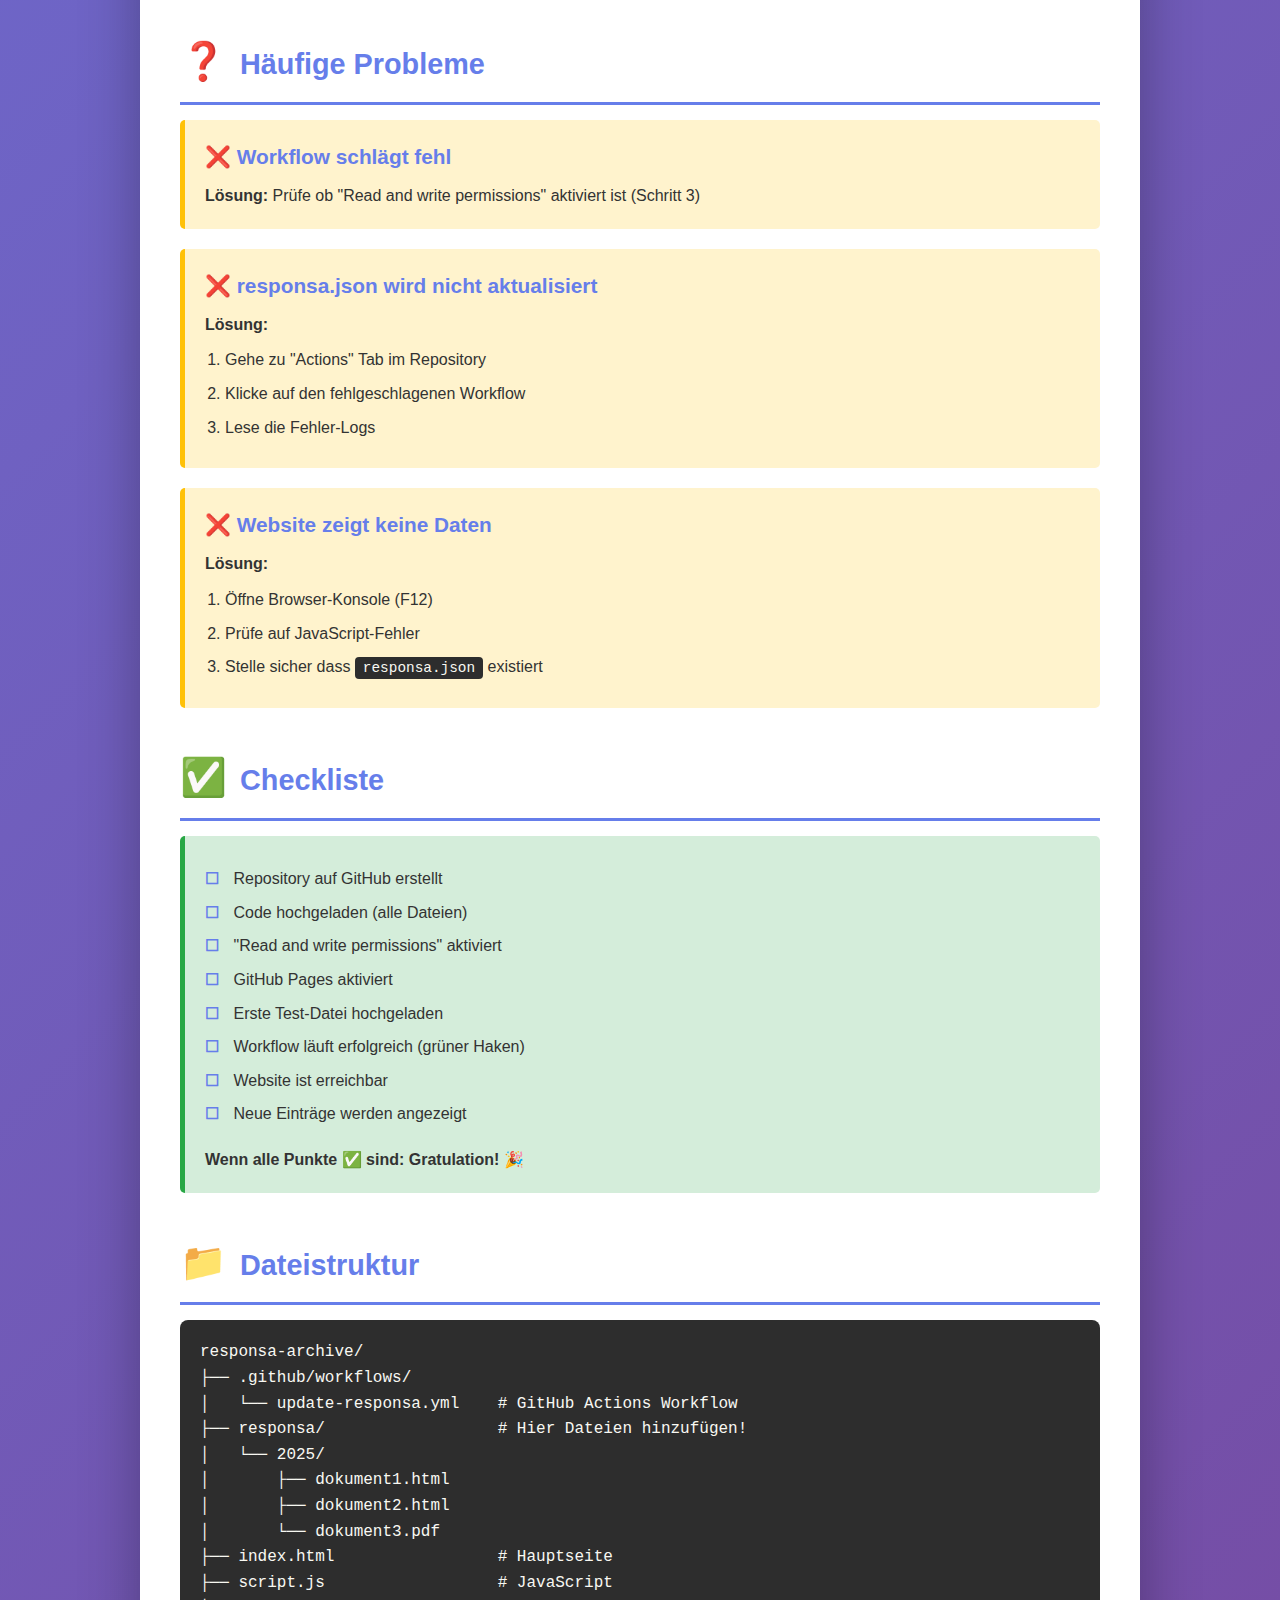
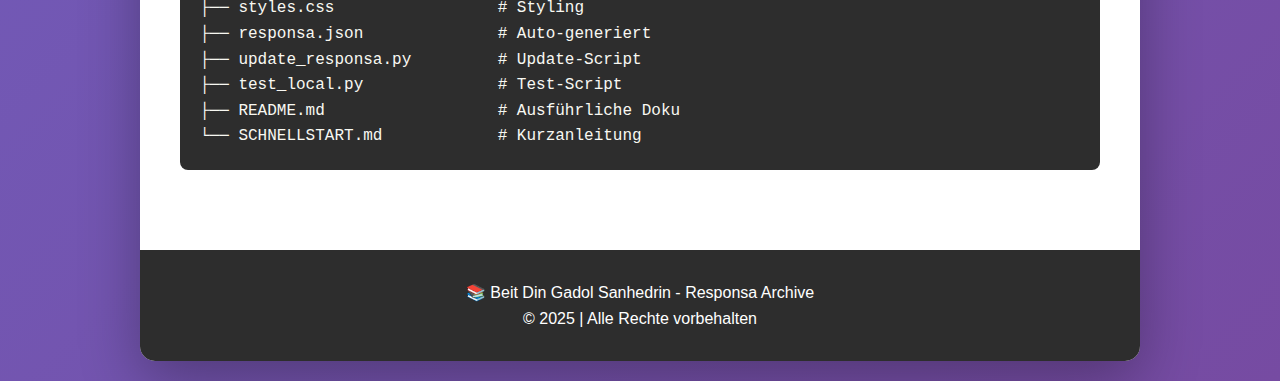
<file: SETUP-ANLEITUNG.html>
<!DOCTYPE html>
<html lang="de">
<head>
    <meta charset="UTF-8">
    <meta name="viewport" content="width=device-width, initial-scale=1.0">
    <title>Responsa Archive - Setup Anleitung</title>
    <style>
        * {
            margin: 0;
            padding: 0;
            box-sizing: border-box;
        }
        
        body {
            font-family: 'Segoe UI', Tahoma, Geneva, Verdana, sans-serif;
            background: linear-gradient(135deg, #667eea 0%, #764ba2 100%);
            color: #333;
            line-height: 1.6;
            padding: 20px;
        }
        
        .container {
            max-width: 1000px;
            margin: 0 auto;
            background: white;
            border-radius: 15px;
            box-shadow: 0 20px 60px rgba(0, 0, 0, 0.3);
            overflow: hidden;
        }
        
        header {
            background: linear-gradient(135deg, #667eea 0%, #764ba2 100%);
            color: white;
            padding: 40px;
            text-align: center;
        }
        
        header h1 {
            font-size: 2.5rem;
            margin-bottom: 10px;
        }
        
        header p {
            font-size: 1.2rem;
            opacity: 0.9;
        }
        
        .content {
            padding: 40px;
        }
        
        .section {
            margin-bottom: 40px;
        }
        
        .section h2 {
            color: #667eea;
            font-size: 1.8rem;
            margin-bottom: 15px;
            padding-bottom: 10px;
            border-bottom: 3px solid #667eea;
        }
        
        .step {
            background: #f8f9fa;
            border-left: 5px solid #667eea;
            padding: 20px;
            margin-bottom: 20px;
            border-radius: 5px;
        }
        
        .step h3 {
            color: #667eea;
            margin-bottom: 10px;
            font-size: 1.3rem;
        }
        
        .step-number {
            display: inline-block;
            background: #667eea;
            color: white;
            width: 35px;
            height: 35px;
            border-radius: 50%;
            text-align: center;
            line-height: 35px;
            font-weight: bold;
            margin-right: 10px;
        }
        
        code {
            background: #2d2d2d;
            color: #f8f8f2;
            padding: 3px 8px;
            border-radius: 4px;
            font-family: 'Courier New', monospace;
            font-size: 0.9rem;
        }
        
        pre {
            background: #2d2d2d;
            color: #f8f8f2;
            padding: 20px;
            border-radius: 8px;
            overflow-x: auto;
            margin: 15px 0;
            font-family: 'Courier New', monospace;
        }
        
        .success {
            background: #d4edda;
            border-left-color: #28a745;
        }
        
        .warning {
            background: #fff3cd;
            border-left-color: #ffc107;
        }
        
        .info {
            background: #d1ecf1;
            border-left-color: #17a2b8;
        }
        
        ul, ol {
            margin-left: 20px;
            margin-top: 10px;
        }
        
        li {
            margin-bottom: 8px;
        }
        
        .emoji {
            font-size: 1.3em;
            margin-right: 5px;
        }
        
        .highlight {
            background: #fff3cd;
            padding: 2px 6px;
            border-radius: 3px;
            font-weight: bold;
        }
        
        footer {
            background: #2d2d2d;
            color: white;
            padding: 30px;
            text-align: center;
        }
        
        .checklist {
            list-style: none;
            margin-left: 0;
        }
        
        .checklist li::before {
            content: "☐ ";
            color: #667eea;
            font-weight: bold;
            margin-right: 10px;
        }
    </style>
</head>
<body>
    <div class="container">
        <header>
            <h1>📚 Responsa Archive</h1>
            <p>Automatisiertes System für Halachische Teshuvot</p>
        </header>
        
        <div class="content">
            <!-- Überblick -->
            <div class="section">
                <h2><span class="emoji">🎯</span> Überblick</h2>
                <div class="step success">
                    <h3>Was macht dieses System?</h3>
                    <p>Automatische Verwaltung eines Online-Archivs für halachische Responsa:</p>
                    <ul>
                        <li><strong>Automatisches Update:</strong> Neue HTML/PDF-Dateien werden automatisch erkannt</li>
                        <li><strong>GitHub Actions:</strong> Aktualisiert <code>responsa.json</code> bei jedem Upload</li>
                        <li><strong>Responsive Website:</strong> Zweisprachig (Hebräisch/Englisch)</li>
                        <li><strong>Suche & Filter:</strong> Nach Kategorie, Jahr und Freitext</li>
                    </ul>
                </div>
            </div>
            
            <!-- Setup -->
            <div class="section">
                <h2><span class="emoji">🚀</span> Setup in 5 Schritten</h2>
                
                <div class="step">
                    <h3><span class="step-number">1</span> GitHub Repository erstellen</h3>
                    <ol>
                        <li>Gehe zu <a href="https://github.com/new" target="_blank">https://github.com/new</a></li>
                        <li>Repository Name: <code>responsa-archive</code></li>
                        <li>Visibility: Public oder Private</li>
                        <li>Klicke <strong>"Create repository"</strong></li>
                    </ol>
                </div>
                
                <div class="step">
                    <h3><span class="step-number">2</span> Code hochladen</h3>
                    <p><strong>Option A: GitHub Desktop (einfacher)</strong></p>
                    <ol>
                        <li>Downloade <a href="https://desktop.github.com/" target="_blank">GitHub Desktop</a></li>
                        <li>"Add" → "Add Existing Repository" → Wähle den responsa-archive Ordner</li>
                        <li>Klicke "Publish repository"</li>
                    </ol>
                    
                    <p><strong>Option B: Command Line</strong></p>
                    <pre>cd /pfad/zum/responsa-archive
git init
git add .
git commit -m "Initial commit"
git branch -M main
git remote add origin https://github.com/DEIN-USERNAME/responsa-archive.git
git push -u origin main</pre>
                </div>
                
                <div class="step warning">
                    <h3><span class="step-number">3</span> GitHub Actions konfigurieren <span class="highlight">WICHTIG!</span></h3>
                    <p><strong>Ohne diesen Schritt funktioniert die Automatik nicht!</strong></p>
                    <ol>
                        <li>Gehe zu deinem Repository auf GitHub</li>
                        <li>Klicke auf <strong>Settings</strong> (oben rechts)</li>
                        <li>Klicke auf <strong>Actions → General</strong> (linke Sidebar)</li>
                        <li>Scrolle zu "Workflow permissions"</li>
                        <li>✅ Wähle: <strong>"Read and write permissions"</strong></li>
                        <li>✅ Aktiviere: <strong>"Allow GitHub Actions to create and approve pull requests"</strong></li>
                        <li>Klicke <strong>"Save"</strong></li>
                    </ol>
                </div>
                
                <div class="step">
                    <h3><span class="step-number">4</span> GitHub Pages aktivieren (für Website)</h3>
                    <ol>
                        <li>Noch in Settings, klicke auf <strong>Pages</strong></li>
                        <li>Source: <strong>"Deploy from a branch"</strong></li>
                        <li>Branch: <strong>main</strong> / Folder: <strong>/ (root)</strong></li>
                        <li>Klicke <strong>"Save"</strong></li>
                        <li>⏱️ Warte 1-2 Minuten...</li>
                    </ol>
                    <p><strong>Deine Website ist dann live unter:</strong></p>
                    <pre>https://DEIN-USERNAME.github.io/responsa-archive/</pre>
                </div>
                
                <div class="step success">
                    <h3><span class="step-number">5</span> Neue Responsa hinzufügen</h3>
                    <p><strong>Einfachste Methode - über GitHub Website:</strong></p>
                    <ol>
                        <li>Gehe zu deinem Repository</li>
                        <li>Navigiere zu <code>responsa/2025/</code></li>
                        <li>Klicke <strong>"Add file" → "Upload files"</strong></li>
                        <li>Ziehe deine HTML/PDF-Dateien rein</li>
                        <li>Klicke <strong>"Commit changes"</strong></li>
                    </ol>
                    
                    <p><strong>Was passiert automatisch:</strong></p>
                    <ul>
                        <li>✅ GitHub Actions erkennt die neuen Dateien</li>
                        <li>✅ Update-Script läuft automatisch</li>
                        <li>✅ <code>responsa.json</code> wird aktualisiert</li>
                        <li>✅ Website zeigt die neuen Einträge</li>
                    </ul>
                </div>
            </div>
            
            <!-- Lokales Testen -->
            <div class="section">
                <h2><span class="emoji">🧪</span> Lokales Testen (Optional)</h2>
                
                <div class="step info">
                    <h3>Test-Script ausführen</h3>
                    <pre>pip install beautifulsoup4 lxml
python3 test_local.py</pre>
                    <p>Das Script:</p>
                    <ul>
                        <li>Erstellt Test-Dateien</li>
                        <li>Aktualisiert responsa.json</li>
                        <li>Startet einen lokalen Webserver</li>
                        <li>Öffnet deinen Browser automatisch</li>
                    </ul>
                </div>
            </div>
            
            <!-- Troubleshooting -->
            <div class="section">
                <h2><span class="emoji">❓</span> Häufige Probleme</h2>
                
                <div class="step warning">
                    <h3>❌ Workflow schlägt fehl</h3>
                    <p><strong>Lösung:</strong> Prüfe ob "Read and write permissions" aktiviert ist (Schritt 3)</p>
                </div>
                
                <div class="step warning">
                    <h3>❌ responsa.json wird nicht aktualisiert</h3>
                    <p><strong>Lösung:</strong></p>
                    <ol>
                        <li>Gehe zu "Actions" Tab im Repository</li>
                        <li>Klicke auf den fehlgeschlagenen Workflow</li>
                        <li>Lese die Fehler-Logs</li>
                    </ol>
                </div>
                
                <div class="step warning">
                    <h3>❌ Website zeigt keine Daten</h3>
                    <p><strong>Lösung:</strong></p>
                    <ol>
                        <li>Öffne Browser-Konsole (F12)</li>
                        <li>Prüfe auf JavaScript-Fehler</li>
                        <li>Stelle sicher dass <code>responsa.json</code> existiert</li>
                    </ol>
                </div>
            </div>
            
            <!-- Checkliste -->
            <div class="section">
                <h2><span class="emoji">✅</span> Checkliste</h2>
                <div class="step success">
                    <ul class="checklist">
                        <li>Repository auf GitHub erstellt</li>
                        <li>Code hochgeladen (alle Dateien)</li>
                        <li>"Read and write permissions" aktiviert</li>
                        <li>GitHub Pages aktiviert</li>
                        <li>Erste Test-Datei hochgeladen</li>
                        <li>Workflow läuft erfolgreich (grüner Haken)</li>
                        <li>Website ist erreichbar</li>
                        <li>Neue Einträge werden angezeigt</li>
                    </ul>
                    <p style="margin-top: 20px;"><strong>Wenn alle Punkte ✅ sind: Gratulation! 🎉</strong></p>
                </div>
            </div>
            
            <!-- Dateistruktur -->
            <div class="section">
                <h2><span class="emoji">📁</span> Dateistruktur</h2>
                <pre>responsa-archive/
├── .github/workflows/
│   └── update-responsa.yml    # GitHub Actions Workflow
├── responsa/                  # Hier Dateien hinzufügen!
│   └── 2025/
│       ├── dokument1.html
│       ├── dokument2.html
│       └── dokument3.pdf
├── index.html                 # Hauptseite
├── script.js                  # JavaScript
├── styles.css                 # Styling
├── responsa.json              # Auto-generiert
├── update_responsa.py         # Update-Script
├── test_local.py              # Test-Script
├── README.md                  # Ausführliche Doku
└── SCHNELLSTART.md            # Kurzanleitung</pre>
            </div>
        </div>
        
        <footer>
            <p>📚 Beit Din Gadol Sanhedrin - Responsa Archive</p>
            <p>© 2025 | Alle Rechte vorbehalten</p>
        </footer>
    </div>
</body>
</html>
</file>
<file: styles.css>
:root {
        --primary-gold: #d4a574;
        --dark-gold: #b8935e;
        --light-gold: #f4e4c1;
        --deep-blue: #0a1828;
        --medium-blue: #1a2c42;
        --light-blue: #2d4a6f;
        --accent-teal: #4a7c8c;
        --text-light: #f5f5f5;
        --text-gold: #d4a574;
        --shadow-color: rgba(212, 165, 116, 0.3);
    }

    * {
        margin: 0;
        padding: 0;
        box-sizing: border-box;
    }

    body {
        font-family: 'Segoe UI', Tahoma, Geneva, Verdana, sans-serif;
        background: linear-gradient(135deg, rgba(10, 24, 40, 0.98) 0%, rgba(26, 44, 66, 0.95) 50%, rgba(45, 74, 111, 0.92) 100%);
        color: var(--text-light);
        min-height: 100vh;
        line-height: 1.6;
    }

    /* Hebrew font support */
    body[dir="rtl"] {
        font-family: 'Arial', 'David', 'Times New Roman', serif;
    }

    /* Header Styles */
    .main-header {
        background: rgba(10, 24, 40, 0.95);
        border-bottom: 3px solid var(--primary-gold);
        padding: 2rem 1rem;
        box-shadow: 0 4px 20px rgba(0, 0, 0, 0.5);
    }

    .header-content {
        max-width: 1400px;
        margin: 0 auto;
        display: flex;
        justify-content: space-between;
        align-items: center;
        flex-wrap: wrap;
        gap: 1rem;
    }

    .logo-section {
        display: flex;
        align-items: center;
    }

    .title-section {
        text-align: right;
    }

    body[dir="ltr"] .title-section {
        text-align: left;
    }

    .site-title {
        font-size: 2.5rem;
        margin-bottom: 0.5rem;
        background: linear-gradient(135deg, var(--light-gold) 0%, var(--primary-gold) 50%, var(--dark-gold) 100%);
        -webkit-background-clip: text;
        -webkit-text-fill-color: transparent;
        background-clip: text;
        font-weight: bold;
    }

    .hebrew-title {
        display: block;
        font-size: 2.5rem;
    }

    .english-title {
        display: block;
        font-size: 1.5rem;
        margin-top: 0.3rem;
    }

    .subtitle {
        color: var(--text-gold);
        font-size: 1.1rem;
    }

    .hebrew-subtitle, .english-subtitle {
        display: block;
    }

    /* Language Toggle */
    .language-toggle button {
        background: linear-gradient(135deg, var(--primary-gold), var(--dark-gold));
        color: var(--deep-blue);
        border: none;
        padding: 0.7rem 1.5rem;
        border-radius: 25px;
        cursor: pointer;
        font-weight: bold;
        font-size: 1rem;
        transition: all 0.3s ease;
        box-shadow: 0 4px 15px rgba(212, 165, 116, 0.4);
    }

    .language-toggle button:hover {
        transform: translateY(-2px);
        box-shadow: 0 6px 20px rgba(212, 165, 116, 0.6);
    }

    /* Language visibility */
    body[dir="rtl"] .lang-en,
    body[dir="ltr"] .lang-he {
        display: none;
    }

    /* Navigation */
    .main-nav {
        background: rgba(26, 44, 66, 0.9);
        padding: 1.5rem 1rem;
        border-bottom: 1px solid var(--primary-gold);
    }

    .nav-content {
        max-width: 1400px;
        margin: 0 auto;
    }

    .search-box {
        margin-bottom: 1rem;
    }

    .search-box input {
        width: 100%;
        padding: 0.8rem 1.5rem;
        border: 2px solid var(--primary-gold);
        background: rgba(10, 24, 40, 0.8);
        color: var(--text-light);
        border-radius: 30px;
        font-size: 1rem;
        transition: all 0.3s ease;
    }

    .search-box input:focus {
        outline: none;
        box-shadow: 0 0 20px var(--shadow-color);
        background: rgba(10, 24, 40, 0.95);
    }

    .filter-section {
        display: flex;
        gap: 1rem;
        flex-wrap: wrap;
    }

    .filter-section select {
        flex: 1;
        min-width: 200px;
        padding: 0.8rem 1rem;
        border: 2px solid var(--primary-gold);
        background: rgba(10, 24, 40, 0.8);
        color: var(--text-light);
        border-radius: 10px;
        font-size: 1rem;
        cursor: pointer;
    }

    .filter-section select:focus {
        outline: none;
        box-shadow: 0 0 15px var(--shadow-color);
    }

    /* Main Content */
    .main-content {
        padding: 3rem 1rem;
        max-width: 1400px;
        margin: 0 auto;
    }

    /* Statistics Panel */
    .stats-panel {
        display: grid;
        grid-template-columns: repeat(auto-fit, minmax(200px, 1fr));
        gap: 1.5rem;
        margin-bottom: 3rem;
    }

    .stat-box {
        background: linear-gradient(135deg, rgba(26, 44, 66, 0.9), rgba(45, 74, 111, 0.9));
        border: 2px solid var(--primary-gold);
        border-radius: 15px;
        padding: 2rem;
        text-align: center;
        box-shadow: 0 8px 25px rgba(0, 0, 0, 0.3);
        transition: all 0.3s ease;
    }

    .stat-box:hover {
        transform: translateY(-5px);
        box-shadow: 0 12px 35px var(--shadow-color);
    }

    .stat-number {
        display: block;
        font-size: 3rem;
        font-weight: bold;
        color: var(--primary-gold);
        margin-bottom: 0.5rem;
    }

    .stat-label {
        display: block;
        font-size: 1.1rem;
        color: var(--text-light);
    }

    /* Responsa Grid */
    .responsa-grid {
        display: grid;
        grid-template-columns: repeat(auto-fill, minmax(350px, 1fr));
        gap: 2rem;
    }

    .responsa-card {
        background: linear-gradient(135deg, rgba(26, 44, 66, 0.95), rgba(45, 74, 111, 0.95));
        border: 2px solid var(--primary-gold);
        border-radius: 15px;
        padding: 2rem;
        transition: all 0.3s ease;
        cursor: pointer;
        box-shadow: 0 8px 25px rgba(0, 0, 0, 0.3);
    }

    .responsa-card:hover {
        transform: translateY(-8px);
        box-shadow: 0 15px 40px var(--shadow-color);
        border-color: var(--light-gold);
    }

    .card-header {
        border-bottom: 1px solid var(--primary-gold);
        padding-bottom: 1rem;
        margin-bottom: 1rem;
    }

    .card-number {
        display: inline-block;
        background: var(--primary-gold);
        color: var(--deep-blue);
        padding: 0.3rem 0.8rem;
        border-radius: 20px;
        font-weight: bold;
        font-size: 0.9rem;
        margin-bottom: 0.5rem;
    }

    .card-title {
        font-size: 1.4rem;
        color: var(--light-gold);
        margin-bottom: 0.5rem;
        font-weight: bold;
    }

    .card-meta {
        display: flex;
        gap: 1rem;
        flex-wrap: wrap;
        font-size: 0.9rem;
        color: var(--text-gold);
    }

    .card-body {
        margin: 1rem 0;
    }

    .card-summary {
        color: var(--text-light);
        line-height: 1.8;
        margin-bottom: 1rem;
    }

    .card-category {
        display: inline-block;
        background: rgba(74, 124, 140, 0.5);
        color: var(--text-light);
        padding: 0.4rem 1rem;
        border-radius: 15px;
        font-size: 0.85rem;
        border: 1px solid var(--accent-teal);
    }

    .card-footer {
        margin-top: 1rem;
        padding-top: 1rem;
        border-top: 1px solid rgba(212, 165, 116, 0.3);
    }

    .card-link {
        display: inline-block;
        color: var(--primary-gold);
        text-decoration: none;
        font-weight: bold;
        transition: all 0.3s ease;
    }

    .card-link:hover {
        color: var(--light-gold);
        transform: translateX(-5px);
    }

    body[dir="ltr"] .card-link:hover {
        transform: translateX(5px);
    }

    /* Empty State */
    .empty-state {
        text-align: center;
        padding: 4rem 2rem;
        color: var(--text-gold);
        font-size: 1.3rem;
    }

    /* Footer */
    .main-footer {
        background: rgba(10, 24, 40, 0.95);
        border-top: 3px solid var(--primary-gold);
        padding: 2rem 1rem;
        text-align: center;
        margin-top: 4rem;
    }

    .footer-content {
        color: var(--text-gold);
    }

    /* Responsive Design */
    @media (max-width: 768px) {
        .site-title {
            font-size: 1.8rem;
        }

        .hebrew-title {
            font-size: 1.8rem;
        }

        .english-title {
            font-size: 1.2rem;
        }

        .responsa-grid {
            grid-template-columns: 1fr;
        }

        .filter-section {
            flex-direction: column;
        }

        .filter-section select {
            width: 100%;
        }
    }

    /* Print Styles */
    @media print {
        body {
            background: white;
            color: black;
        }

        .main-nav, .language-toggle, .stats-panel {
            display: none;
        }
    }

    /* Pagination Controls */
    .pagination-controls {
        display: flex;
        justify-content: center;
        align-items: center;
        margin-top: 2rem;
        gap: 1rem;
    }
    .pagination-controls button {
        padding: 0.5rem 1rem;
        background: var(--primary-gold);
        color: var(--deep-blue);
        border: none;
        border-radius: 5px;
        cursor: pointer;
        font-weight: bold;
        transition: background 0.3s ease;
    }
    .pagination-controls button:disabled {
        opacity: 0.5;
        cursor: default;
    }
    .pagination-controls button:hover:not(:disabled) {
        background: var(--dark-gold);
    }
    .pagination-controls .page-indicator {
        font-weight: bold;
        color: var(--text-light);
    }
</file>
